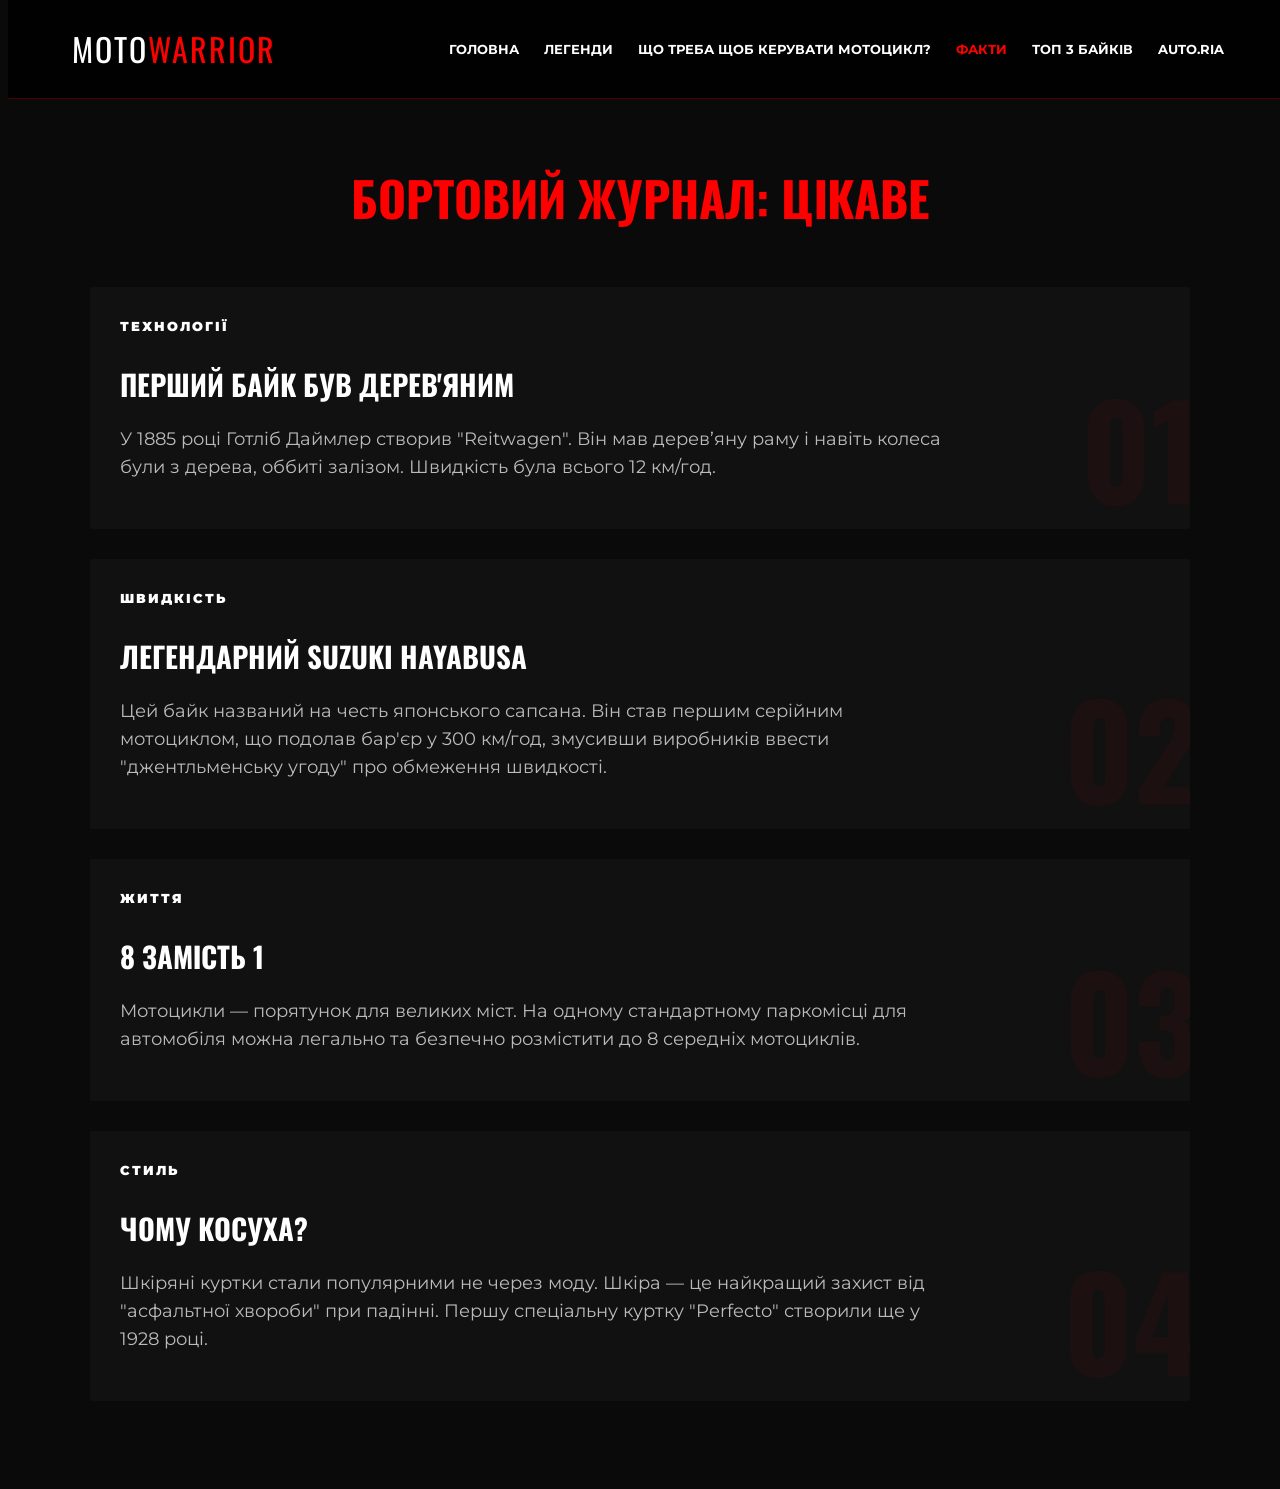
<file: facts.html>
<!DOCTYPE html>
<html lang="uk">
<head>
    <meta charset="UTF-8">
    <meta name="viewport" content="width=device-width, initial-scale=1.0">
    <title>БОРТОВИЙ ЖУРНАЛ | MOTO WARRIOR</title>
    <link rel="stylesheet" href="style.css">
    <link href="https://fonts.googleapis.com/css2?family=Oswald:wght@700&family=Montserrat:wght@400;900&display=swap" rel="stylesheet">
    <style>
        /* Додаткові стилі саме для цієї сторінки, щоб не ламати інші */
        .fact-card {
            background: #111;
            border-left: 5px solid var(--red);
            margin-bottom: 30px;
            padding: 30px;
            position: relative;
            transition: 0.3s;
            overflow: hidden;
        }
        .fact-card:hover {
            background: #1a1a1a;
            transform: scale(1.02);
        }
        .fact-number {
            position: absolute;
            right: -10px;
            bottom: -20px;
            font-size: 8rem;
            font-family: 'Oswald';
            color: rgba(255, 0, 0, 0.05);
            font-weight: 900;
            z-index: 0;
        }
        .fact-content {
            position: relative;
            z-index: 1;
        }
        .fact-tag {
            color: var(--red);
            text-transform: uppercase;
            font-weight: 900;
            font-size: 0.8rem;
            letter-spacing: 2px;
            display: block;
            margin-bottom: 10px;
        }
        .fact-card h2 {
            font-family: 'Oswald';
            text-transform: uppercase;
            font-size: 1.8rem;
            margin-bottom: 15px;
        }
        .fact-card p {
            color: #bbb;
            font-size: 1.1rem;
            max-width: 80%;
        }
    </style>
</head>
<body class="sub-page">

    <header>
        <nav class="container">
            <div class="logo">MOTO<span>WARRIOR</span></div>
            <ul class="nav-links">
                <li><a href="index.html">Головна</a></li>
                <li><a href="legends.html">Легенди</a></li>
                <li><a href="why.html">Що треба щоб керувати мотоцикл?</a></li>
                <li><a href="facts.html" class="active">Факти</a></li>
                <li><a href="catalog.html">Топ 3 Байків</a></li>
                <li><a href="https://auto.ria.com/uk/moto/" target="_blank">Auto.ria</a></li>
            </ul>
        </nav>
    </header>

    <main class="content-wrapper">
        <h1 class="page-title">Бортовий журнал: Цікаве</h1>

        <div class="fact-card">
            <div class="fact-number">01</div>
            <div class="fact-content">
                <span class="fact-tag">Технології</span>
                <h2>Перший байк був дерев'яним</h2>
                <p>У 1885 році Готліб Даймлер створив "Reitwagen". Він мав дерев’яну раму і навіть колеса були з дерева, оббиті залізом. Швидкість була всього 12 км/год.</p>
            </div>
        </div>

        <div class="fact-card">
            <div class="fact-number">02</div>
            <div class="fact-content">
                <span class="fact-tag">Швидкість</span>
                <h2>Легендарний Suzuki Hayabusa</h2>
                <p>Цей байк названий на честь японського сапсана. Він став першим серійним мотоциклом, що подолав бар'єр у 300 км/год, змусивши виробників ввести "джентльменську угоду" про обмеження швидкості.</p>
            </div>
        </div>

        <div class="fact-card">
            <div class="fact-number">03</div>
            <div class="fact-content">
                <span class="fact-tag">Життя</span>
                <h2>8 замість 1</h2>
                <p>Мотоцикли — порятунок для великих міст. На одному стандартному паркомісці для автомобіля можна легально та безпечно розмістити до 8 середніх мотоциклів.</p>
            </div>
        </div>

        <div class="fact-card">
            <div class="fact-number">04</div>
            <div class="fact-content">
                <span class="fact-tag">Стиль</span>
                <h2>Чому косуха?</h2>
                <p>Шкіряні куртки стали популярними не через моду. Шкіра — це найкращий захист від "асфальтної хвороби" при падінні. Першу спеціальну куртку "Perfecto" створили ще у 1928 році.</p>
            </div>
        </div>

    </main>

</body>
</html>
</file>
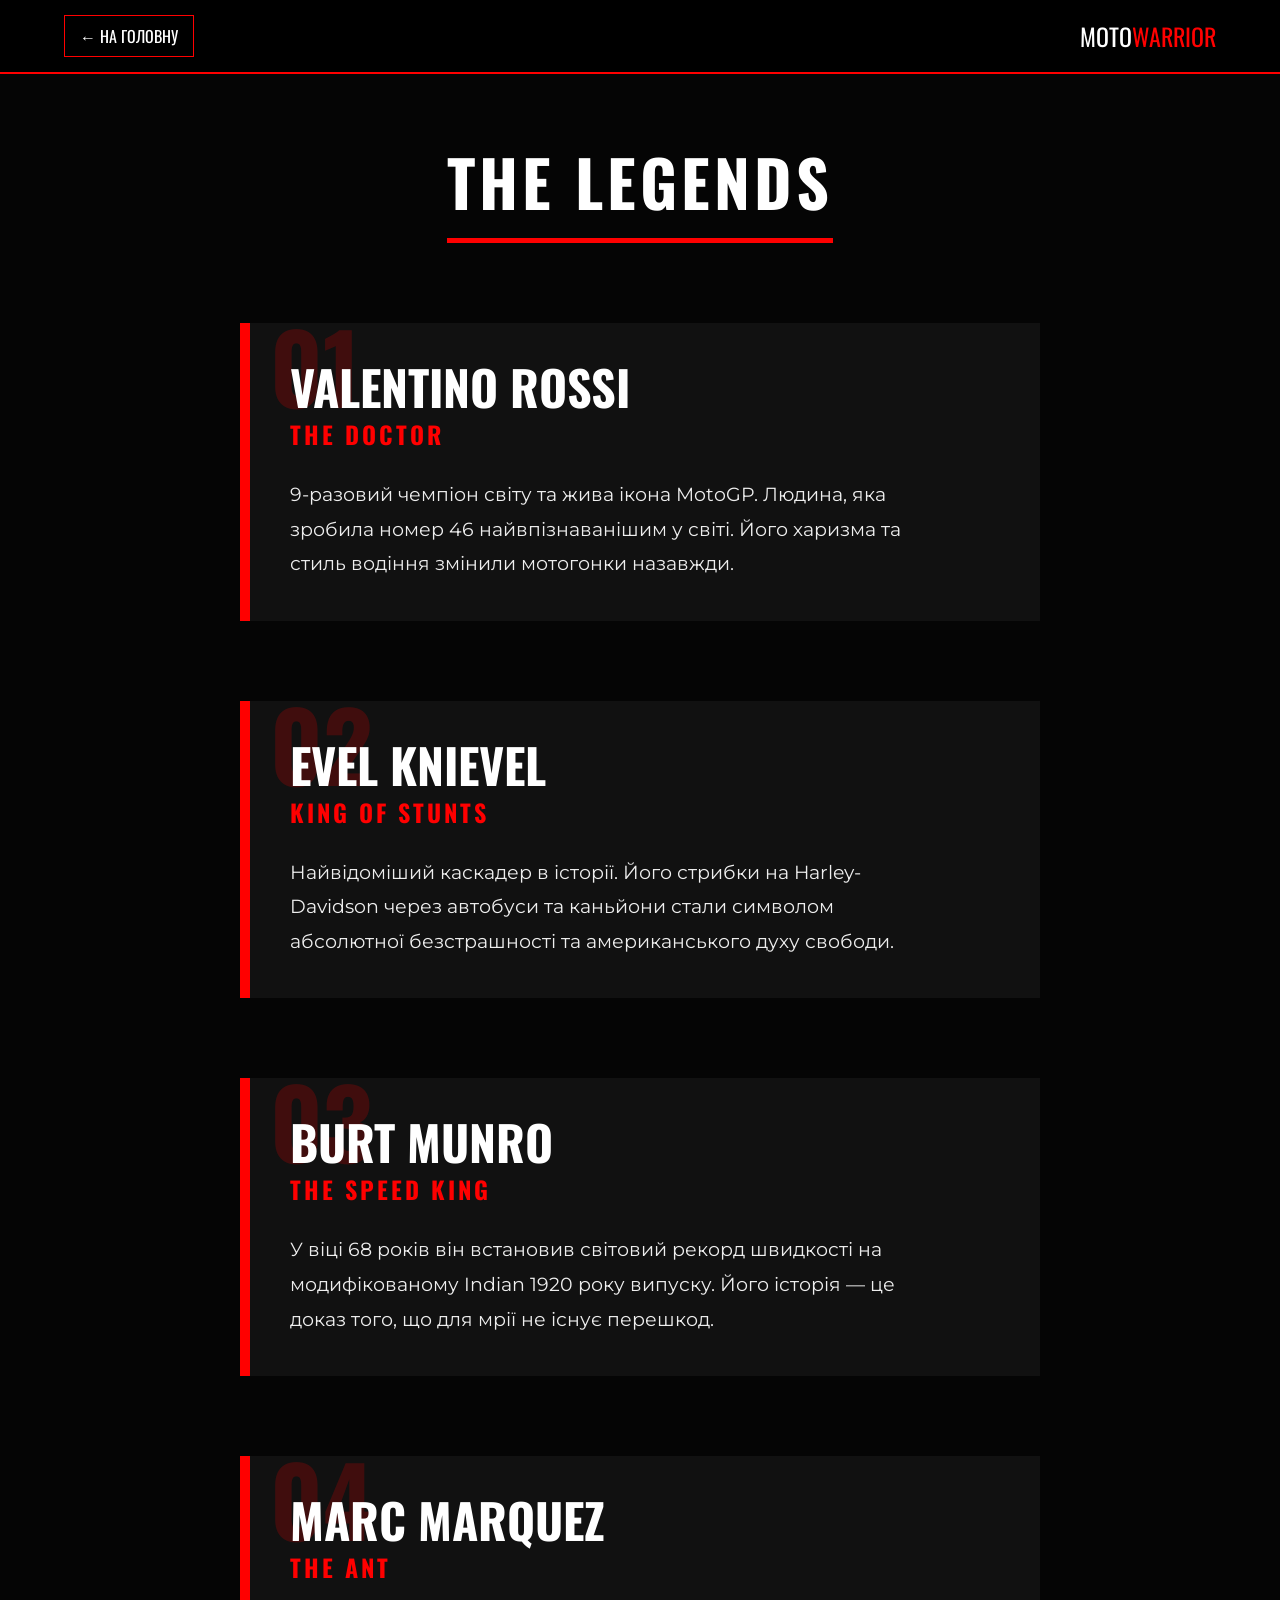
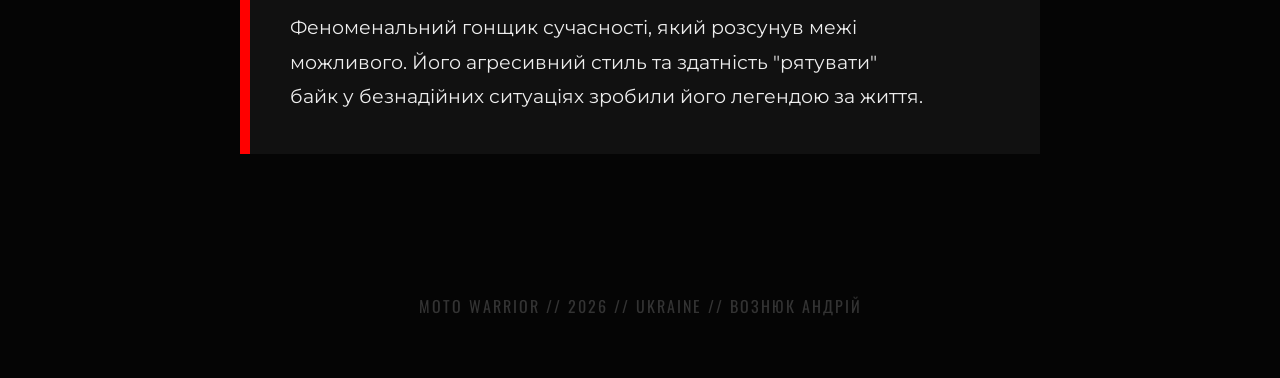
<file: legends.html>
<!DOCTYPE html>
<html lang="uk">
<head>
    <meta charset="UTF-8">
    <meta name="viewport" content="width=device-width, initial-scale=1.0">
    <title>ЛЕГЕНДИ | MOTO WARRIOR</title>
    <link href="https://fonts.googleapis.com/css2?family=Oswald:wght@700&family=Montserrat:wght@400;900&display=swap" rel="stylesheet">
    <style>
        :root { --red: #ff0000; --bg: #050505; --card: #111; }
        body { background: var(--bg); color: #fff; margin: 0; font-family: 'Montserrat', sans-serif; }
        
        header { 
            position: sticky; top: 0; background: #000; padding: 15px 5%; 
            border-bottom: 2px solid var(--red); z-index: 1000; display: flex; 
            justify-content: space-between; align-items: center;
        }
        .back-btn { color: #fff; text-decoration: none; font-family: 'Oswald'; text-transform: uppercase; border: 1px solid var(--red); padding: 8px 15px; transition: 0.3s; }
        .back-btn:hover { background: var(--red); }
        .logo { font-family: 'Oswald'; font-size: 24px; text-transform: uppercase; color: #fff; text-decoration: none; }
        .logo span { color: var(--red); }

        .wrapper { max-width: 800px; margin: 60px auto; padding: 0 20px; }
        h1 { font-family: 'Oswald'; font-size: 4rem; text-align: center; margin-bottom: 80px; text-transform: uppercase; letter-spacing: 4px; border-bottom: 5px solid var(--red); display: table; margin-left: auto; margin-right: auto; padding-bottom: 10px; }

        .card { background: var(--card); margin-bottom: 80px; padding: 40px; border-left: 10px solid var(--red); position: relative; transition: 0.3s; }
        .card:hover { background: #1a1a1a; transform: translateX(10px); }
        
        .rank { position: absolute; top: -30px; left: 20px; color: rgba(255, 0, 0, 0.2); font-family: 'Oswald'; font-size: 6rem; font-weight: 900; z-index: 0; }

        .info { position: relative; z-index: 1; }
        .info h2 { font-family: 'Oswald'; font-size: 3rem; margin: 0 0 5px 0; color: #fff; text-transform: uppercase; line-height: 1; }
        .nickname { color: var(--red); font-family: 'Oswald'; font-size: 1.5rem; margin-bottom: 25px; display: block; letter-spacing: 3px; font-weight: 700; }
        .info p { color: #eee; line-height: 1.8; font-size: 1.2rem; margin: 0; max-width: 90%; }

        footer { text-align: center; padding: 60px; color: #333; font-family: 'Oswald'; text-transform: uppercase; letter-spacing: 2px; }

        @media (max-width: 600px) {
            h1 { font-size: 2.5rem; }
            .info h2 { font-size: 2.2rem; }
            .rank { font-size: 4rem; top: -20px; }
        }
    </style>
</head>
<body>

<header>
    <a href="index.html" class="back-btn">← НА ГОЛОВНУ</a>
    <a href="index.html" class="logo">MOTO<span>WARRIOR</span></a>
</header>

<div class="wrapper">
    <h1>THE LEGENDS</h1>

    <div class="card">
        <div class="rank">01</div>
        <div class="info">
            <h2>Valentino Rossi</h2>
            <span class="nickname">THE DOCTOR</span>
            <p>9-разовий чемпіон світу та жива ікона MotoGP. Людина, яка зробила номер 46 найвпізнаванішим у світі. Його харизма та стиль водіння змінили мотогонки назавжди.</p>
        </div>
    </div>

    <div class="card">
        <div class="rank">02</div>
        <div class="info">
            <h2>Evel Knievel</h2>
            <span class="nickname">KING OF STUNTS</span>
            <p>Найвідоміший каскадер в історії. Його стрибки на Harley-Davidson через автобуси та каньйони стали символом абсолютної безстрашності та американського духу свободи.</p>
        </div>
    </div>

    <div class="card">
        <div class="rank">03</div>
        <div class="info">
            <h2>Burt Munro</h2>
            <span class="nickname">THE SPEED KING</span>
            <p>У віці 68 років він встановив світовий рекорд швидкості на модифікованому Indian 1920 року випуску. Його історія — це доказ того, що для мрії не існує перешкод.</p>
        </div>
    </div>

    <div class="card">
        <div class="rank">04</div>
        <div class="info">
            <h2>Marc Marquez</h2>
            <span class="nickname">THE ANT</span>
            <p>Феноменальний гонщик сучасності, який розсунув межі можливого. Його агресивний стиль та здатність "рятувати" байк у безнадійних ситуаціях зробили його легендою за життя.</p>
        </div>
    </div>

</div>

<footer>MOTO WARRIOR // 2026 // UKRAINE // Вознюк Андрій </footer>

</body>
</html>
</file>
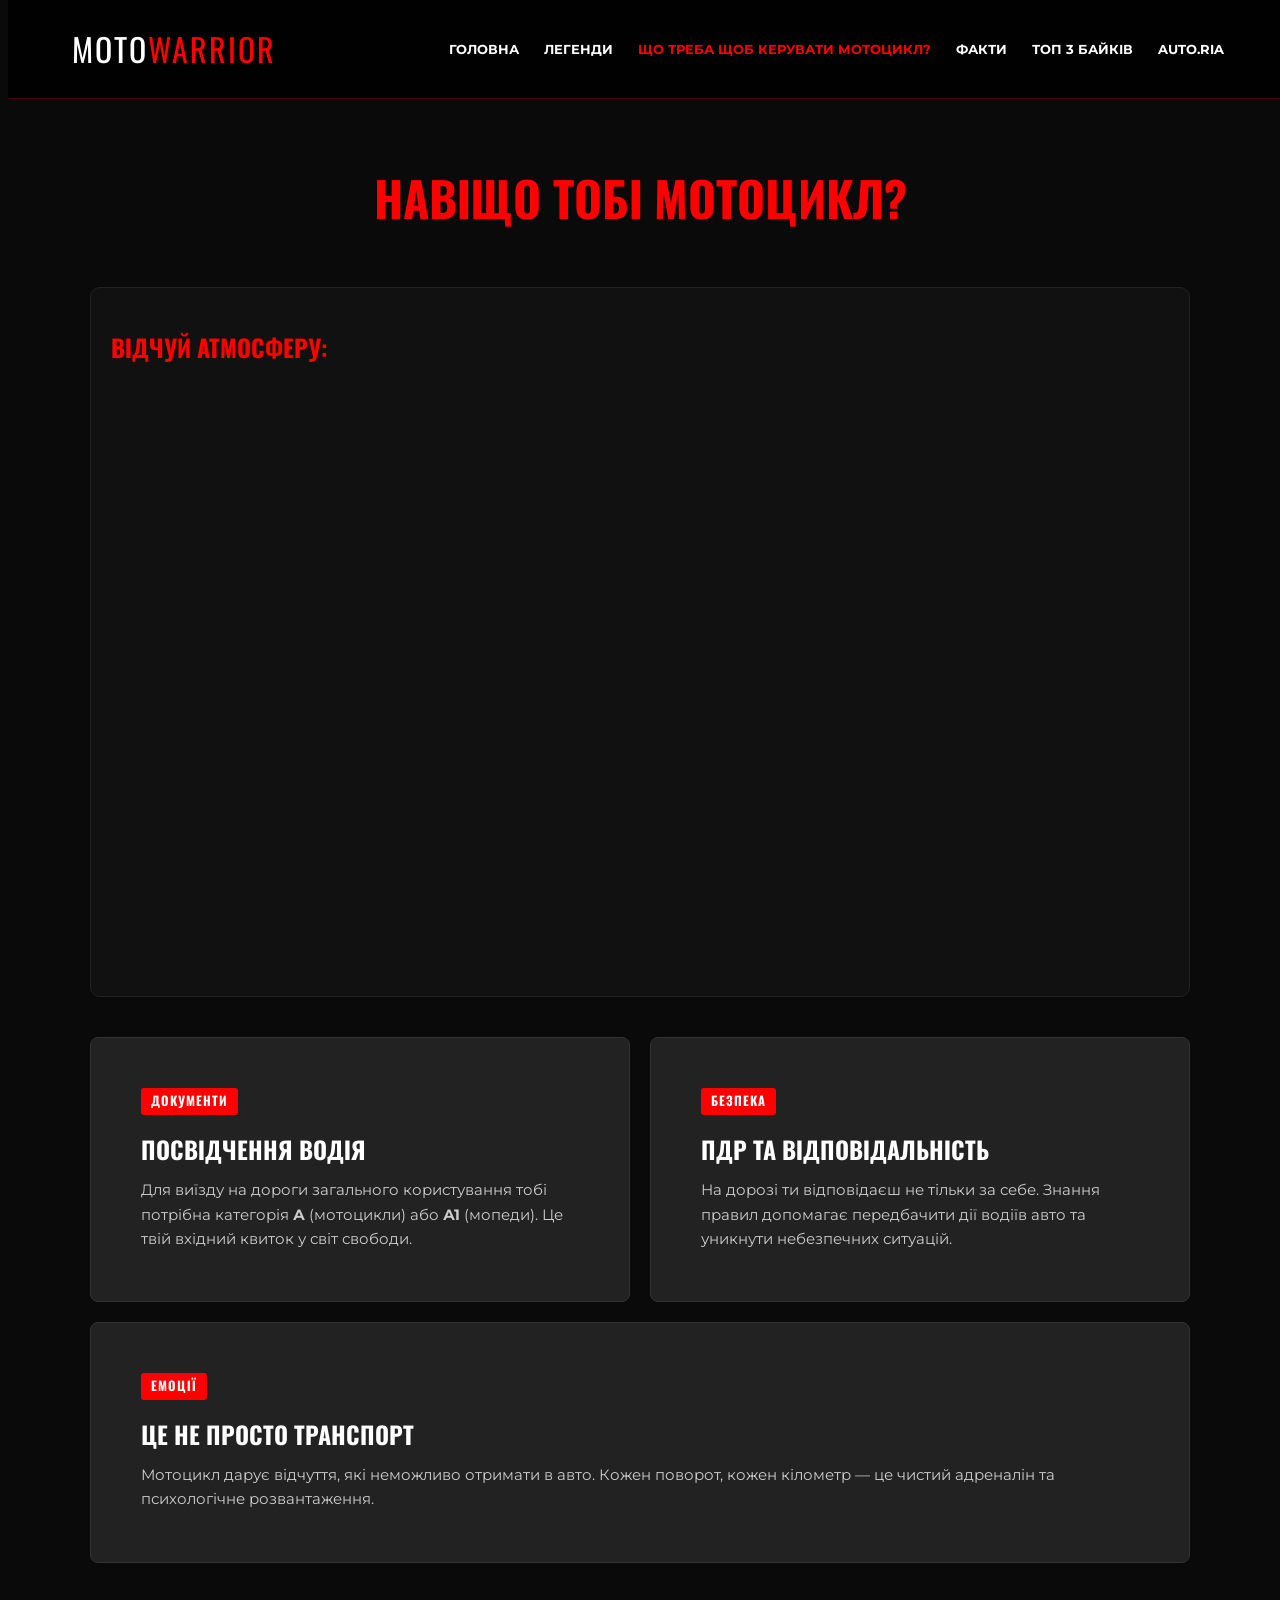
<file: why.html>
<!DOCTYPE html>
<html lang="uk">
<head>
    <meta charset="UTF-8">
    <meta name="viewport" content="width=device-width, initial-scale=1.0">
    <title>НАВІЩО ВІН | MOTO WARRIOR</title>
    <link rel="stylesheet" href="style.css">
    <link href="https://fonts.googleapis.com/css2?family=Oswald:wght@700&family=Montserrat:wght@400;900&display=swap" rel="stylesheet">
    <style>
        .video-box {
            margin: 40px 0;
            background: #111;
            padding: 20px;
            border: 1px solid #222;
            border-radius: 10px;
        }
        .video-container {
            position: relative;
            padding-bottom: 56.25%;
            height: 0;
            overflow: hidden;
            border-radius: 5px;
        }
        .video-container iframe {
            position: absolute;
            top: 0;
            left: 0;
            width: 100%;
            height: 100%;
            border: 0;
        }
        .video-title {
            font-family: 'Oswald';
            color: #ff0000;
            margin-bottom: 15px;
            text-transform: uppercase;
            font-size: 1.5rem;
        }

        /* --- НОВІ СТИЛІ ДЛЯ СІРИХ ВКЛАДОК (КАРТОК) --- */
        .legend-row {
            display: flex;
            gap: 20px;
            margin-bottom: 20px;
            flex-wrap: wrap;
        }
        .legend-item {
            flex: 1;
            min-width: 280px;
            background: #222; /* Темно-сірий колір фону вкладки */
            border: 1px solid #333; /* Ледь помітна рамка */
            border-radius: 8px; /* Закруглені кути */
            padding: 25px;
            transition: transform 0.3s ease, background 0.3s ease;
        }
        /* Ефект при наведенні мишкою для крутості */
        .legend-item:hover {
            transform: translateY(-5px);
            background: #2a2a2a; /* Трохи світліший сірий при наведенні */
        }
        /* Стиль для яскравих тегів зверху */
        .legend-tag {
            display: inline-block;
            background: #ff0000;
            color: #fff;
            padding: 3px 10px;
            font-family: 'Oswald', sans-serif;
            font-size: 0.8rem;
            border-radius: 3px;
            margin-bottom: 15px;
            letter-spacing: 1px;
        }
        .legend-text h2 {
            font-family: 'Oswald', sans-serif;
            color: #fff;
            margin: 0 0 10px 0;
            text-transform: uppercase;
        }
        .legend-text p {
            font-family: 'Montserrat', sans-serif;
            color: #ccc;
            line-height: 1.6;
            margin: 0;
        }
    </style>
</head>
<body class="sub-page">

    <header>
        <nav class="container">
            <div class="logo">MOTO<span>WARRIOR</span></div>
            <ul class="nav-links">
                <li><a href="index.html">Головна</a></li>
                <li><a href="legends.html">Легенди</a></li>
                <li><a href="why.html" class="active">Що треба щоб керувати мотоцикл?</a></li>
                <li><a href="facts.html">Факти</a></li>
                <li><a href="catalog.html">Топ 3 Байків</a></li>
                <li><a href="https://auto.ria.com/uk/moto/" target="_blank">Auto.ria</a></li>
            </ul>
        </nav>
    </header>

    <main class="content-wrapper">
        <h1 class="page-title">Навіщо тобі мотоцикл?</h1>

        <div class="video-box">
            <h2 class="video-title">Відчуй атмосферу:</h2>
            <div class="video-container">
                <iframe 
                    src="https://www.youtube.com/embed/tWw-kc-KIXw?rel=0" 
                    title="YouTube video player" 
                    frameborder="0" 
                    allow="accelerometer; autoplay; clipboard-write; encrypted-media; gyroscope; picture-in-picture; web-share" 
                    referrerpolicy="strict-origin-when-cross-origin"
                    allowfullscreen>
                </iframe>
            </div>
        </div>

        <div class="legend-row">
            <div class="legend-item">
                <div class="legend-text">
                    <span class="legend-tag">ДОКУМЕНТИ</span>
                    <h2>Посвідчення водія</h2>
                    <p>Для виїзду на дороги загального користування тобі потрібна категорія <strong>А</strong> (мотоцикли) або <strong>А1</strong> (мопеди). Це твій вхідний квиток у світ свободи.</p>
                </div>
            </div>

            <div class="legend-item">
                <div class="legend-text">
                    <span class="legend-tag">БЕЗПЕКА</span>
                    <h2>ПДР та Відповідальність</h2>
                    <p>На дорозі ти відповідаєш не тільки за себе. Знання правил допомагає передбачити дії водіїв авто та уникнути небезпечних ситуацій.</p>
                </div>
            </div>
        </div>

        <div class="legend-row">
            <div class="legend-item">
                <div class="legend-text">
                    <span class="legend-tag">ЕМОЦІЇ</span>
                    <h2>Це не просто транспорт</h2>
                    <p>Мотоцикл дарує відчуття, які неможливо отримати в авто. Кожен поворот, кожен кілометр — це чистий адреналін та психологічне розвантаження.</p>
                </div>
            </div>
        </div>
    </main>

</body>
</html>
</file>
<file: style.css>
//* =========================================
   1. ЗАГАЛЬНІ НАЛАШТУВАННЯ (ДЛЯ ВСІХ СТОРІНОК)
   ========================================= */
@import url('https://fonts.googleapis.com/css2?family=Oswald:wght@700&family=Montserrat:wght@400;700;900&display=swap');

* {
    margin: 0;
    padding: 0;
    box-sizing: border-box;
}

body {
    background-color: #0a0a0a;
    color: #fff;
    font-family: 'Montserrat', sans-serif;
    line-height: 1.6;
    overflow-x: hidden;
}

/* Навігація (Меню) */
header {
    position: fixed;
    top: 0;
    width: 100%;
    padding: 20px 0;
    z-index: 1000;
    background: rgba(0, 0, 0, 0.9); /* Темний фон, щоб текст не просвічувався */
    border-bottom: 1px solid rgba(255, 0, 0, 0.3);
}

.container {
    width: 90%;
    max-width: 1200px;
    margin: 0 auto;
    display: flex;
    justify-content: space-between;
    align-items: center;
}

.logo {
    font-family: 'Oswald', sans-serif;
    font-size: 2rem;
    text-transform: uppercase;
    letter-spacing: 2px;
}

.logo span { color: #ff0000; }

.nav-links {
    display: flex;
    list-style: none;
}

.nav-links li { margin-left: 25px; }

.nav-links a {
    text-decoration: none;
    color: #fff;
    font-weight: 700;
    text-transform: uppercase;
    font-size: 0.8rem;
    transition: 0.3s;
}

.nav-links a:hover, .nav-links a.active { color: #ff0000; }

/* =========================================
   2. ГОЛОВНА СТОРІНКА (INDEX.HTML)
   ========================================= */
.home-body {
    height: 100vh;
    overflow: hidden; /* На головній немає скролу */
}

.main-bg {
    position: absolute;
    top: 0; left: 0;
    width: 100%; height: 100%;
    z-index: -1;
}

.bg-img {
    width: 100%; height: 100%;
    object-fit: cover;
    filter: brightness(0.3);
}

.hero-screen {
    height: 100vh;
    display: flex;
    flex-direction: column;
    justify-content: center;
    align-items: center;
    text-align: center;
}

.main-title {
    font-family: 'Oswald', sans-serif;
    font-size: clamp(2rem, 10vw, 5rem);
    text-transform: uppercase;
    margin-bottom: 20px;
}

.btn-primary {
    background: #ff0000;
    color: #fff;
    padding: 15px 40px;
    text-decoration: none;
    font-weight: 900;
    text-transform: uppercase;
    clip-path: polygon(10% 0, 100% 0, 90% 100%, 0% 100%);
    transition: 0.3s;
}

.btn-primary:hover { background: #fff; color: #000; }

/* =========================================
   3. СТОРІНКА ЛЕГЕНД (LEGENDS.HTML)
   ========================================= */
.sub-page {
    overflow-y: auto; /* Тут скрол дозволено */
}

.content-wrapper {
    padding-top: 120px; /* Відступ, щоб текст не ховався під меню */
    padding-bottom: 50px;
    width: 90%;
    max-width: 1100px;
    margin: 0 auto;
}

.page-title {
    font-family: 'Oswald', sans-serif;
    font-size: 3rem;
    text-align: center;
    margin-bottom: 50px;
    color: #ff0000;
    text-transform: uppercase;
}

.legend-row {
    display: flex;
    gap: 30px;
    margin-bottom: 30px;
    flex-wrap: wrap; /* Щоб на мобілках ставали один під одного */
}

.legend-item {
    background: #fff; /* Читабельний фон */
    color: #1a1a1a;
    flex: 1;
    min-width: 300px;
    border-radius: 10px;
    overflow: hidden;
    display: flex;
    flex-direction: column;
}

.legend-image {
    height: 300px;
    width: 100%;
}

.legend-image img {
    width: 100%; height: 100%;
    object-fit: cover;
}

.legend-text {
    padding: 25px;
}

.legend-text h2 {
    font-family: 'Oswald', sans-serif;
    margin-bottom: 10px;
    text-transform: uppercase;
}

.legend-tag {
    color: #ff0000;
    font-weight: 900;
    font-size: 0.8rem;
    text-transform: uppercase;
    display: block;
    margin-bottom: 15px;
}

.legend-text p {
    font-size: 0.95rem;
    line-height: 1.6;
}
/* Робимо фон темним, а мотоцикл приглушеним */
.main-bg {
  background-color: #000000 !important;
}

.bg-img {
  opacity: 0.35 !important;
}

.overlay {
  background: linear-gradient(to bottom, rgba(0,0,0,0.9) 0%, rgba(0,0,0,0.4) 100%) !important;
}

/* Налаштування для самих вкладок меню */
.nav-links li {
  opacity: 0; /* Спочатку вони повністю невидимі у темряві */
  animation-name: appearFromDark;
  animation-duration: 1s; /* Тривалість проявлення однієї кнопки */
  animation-timing-function: ease-out;
  animation-fill-mode: forwards; /* Щоб кнопка залишалася видимою після анімації */
}

/* Сама логіка плавного виходу з темряви */
@keyframes appearFromDark {
  from {
    opacity: 0;
    filter: blur(10px); /* Починається з сильного розмиття */
    transform: translateY(-5px); /* Злегка опускається зверху */
  }
  to {
    opacity: 1;
    filter: blur(0); /* Стає чітким */
    transform: translateY(0);
  }
}
.btn-back {
  display: inline-block;
  padding: 12px 32px;
  background-color: transparent;
  color: #ffffff;
  border: 2px solid #ff6600; /* Твій фірмовий помаранчевий колір */
  font-family: 'Oswald', sans-serif;
  font-size: 16px;
  text-transform: uppercase;
  text-decoration: none;
  letter-spacing: 1.5px;
  transition: all 0.3s ease-in-out;
  border-radius: 4px;
}

.btn-back:hover {
  background-color: #ff6600;
  color: #000000;
  box-shadow: 0 0 20px rgba(255, 102, 0, 0.6);
  transform: translateY(-3px);
}
</file>
